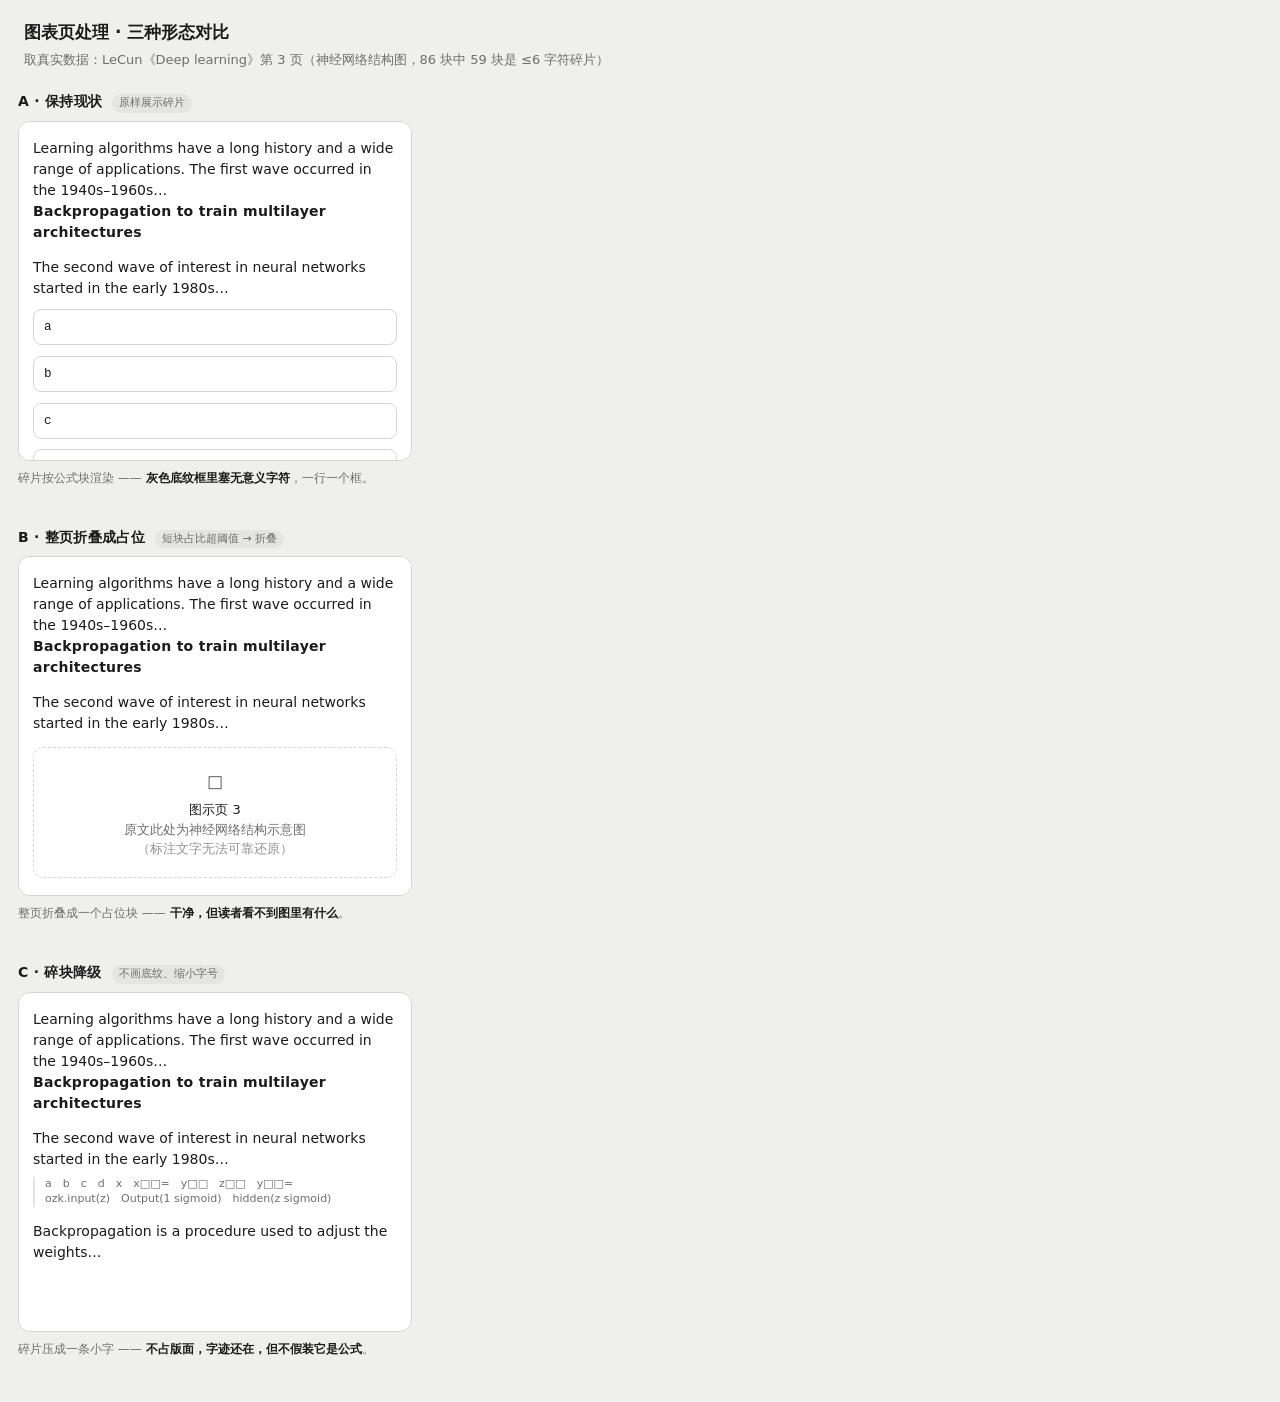
<file: design/figure-page-options.html>
<!DOCTYPE html>
<html lang="zh-CN">
<head>
<meta charset="utf-8">
<meta name="viewport" content="width=device-width, initial-scale=1">
<title>图表页处理 · 三种形态对比</title>
<style>
  :root {
    --bg: #EFEFED;
    --surface: #FFFFFF;
    --on-surface: #1B1B1B;
    --on-surface-variant: #6E6E6E;
    --outline: #D5D5D1;
    --outline-faint: #E4E4E0;
  }
  * { box-sizing: border-box; }
  body {
    margin: 0;
    background: var(--bg);
    color: var(--on-surface);
    font-family: Roboto, "Noto Sans SC", "Microsoft YaHei", system-ui, sans-serif;
    font-size: 14px;
    line-height: 1.5;
  }
  header {
    padding: 20px 24px 4px;
  }
  h1 { font-size: 17px; margin: 0 0 4px; }
  .sub { color: var(--on-surface-variant); font-size: 13px; margin: 0 0 4px; }
  .cols {
    display: flex;
    flex-direction: column;
    gap: 28px;
    padding: 14px 18px 32px;
    max-width: 430px;
  }
  .col { width: 100%; }
  .col-head {
    display: flex;
    align-items: baseline;
    gap: 10px;
    margin-bottom: 8px;
  }
  .col h2 {
    font-size: 14px;
    font-weight: 600;
    margin: 0;
    letter-spacing: 0.02em;
  }
  .col .tag {
    display: inline-block;
    font-size: 11px;
    padding: 1px 7px;
    border-radius: 999px;
    background: var(--outline-faint);
    color: var(--on-surface-variant);
  }
  .phone {
    background: var(--surface);
    border: 1px solid var(--outline);
    border-radius: 12px;
    padding: 16px 14px;
    height: 340px;
    overflow-y: auto;
  }
  .note {
    font-size: 12px;
    color: var(--on-surface-variant);
    margin-top: 8px;
  }
  .note b { color: var(--on-surface); font-weight: 600; }

  /* ---- 阅读器样式（与 app 的 styles.css 对齐） ---- */
  .reader-para {
    margin: 1em 0 0;
    white-space: pre-wrap;
  }
  .reader-para:first-child { margin-top: 0; }
  .reader-heading {
    margin: 1.6em 0 0.4em;
    font-weight: 700;
  }
  .reader-heading:first-child { margin-top: 0; }
  .reader-formula {
    font-family: ui-monospace, Menlo, Consolas, monospace;
    font-size: 0.9em;
    white-space: pre;
    overflow-x: auto;
    background: var(--surface);
    border: 1px solid var(--outline);
    border-radius: 8px;
    padding: 8px 10px;
    margin: 0.8em 0 0;
  }

  /* 形态 A：碎片原样（现状） */
  .frag { }

  /* 形态 B：整页折叠成占位 */
  .figure-page {
    border: 1px dashed var(--outline);
    border-radius: 10px;
    padding: 18px 14px;
    text-align: center;
    color: var(--on-surface-variant);
    font-size: 13px;
    margin-top: 1em;
  }
  .figure-page .icon { font-size: 20px; display: block; margin-bottom: 4px; }
  .figure-page .who { color: var(--on-surface); }

  /* 形态 C：碎块降级 */
  .reader-figure-strip {
    font-size: 11px;
    line-height: 1.35;
    color: var(--on-surface-variant);
    margin-top: 0.7em;
    padding-left: 10px;
    border-left: 2px solid var(--outline-faint);
    white-space: pre-wrap;
    word-break: break-word;
  }
</style>
</head>
<body>
<header>
  <h1>图表页处理 · 三种形态对比</h1>
  <p class="sub">取真实数据：LeCun《Deep learning》第 3 页（神经网络结构图，86 块中 59 块是 ≤6 字符碎片）</p>
</header>

<div class="cols">

  <!-- ============ A 现状 ============ -->
  <div class="col">
    <div class="col-head">
      <h2>A · 保持现状</h2>
      <span class="tag">原样展示碎片</span>
    </div>
    <div class="phone">
      <p class="reader-para">Learning algorithms have a long history and a wide range of applications. The first wave occurred in the 1940s–1960s…</p>
      <h2 class="reader-heading">Backpropagation to train multilayer architectures</h2>
      <p class="reader-para">The second wave of interest in neural networks started in the early 1980s…</p>

      <div class="frag">
        <div class="reader-formula">a</div>
        <div class="reader-formula">b</div>
        <div class="reader-formula">c</div>
        <div class="reader-formula">d</div>
        <div class="reader-formula">x</div>
        <div class="reader-formula">x□□=</div>
        <div class="reader-formula">y□□</div>
        <div class="reader-formula">z□□</div>
        <div class="reader-formula">y□□=</div>
        <div class="reader-formula">ozk.input(z)</div>
        <div class="reader-formula">Output(1 sigmoid)</div>
        <div class="reader-formula">hidden(z sigmoid)</div>
      </div>

      <p class="reader-para">Backpropagation is a procedure used to adjust the weights…</p>
    </div>
    <p class="note">碎片按公式块渲染 —— <b>灰色底纹框里塞无意义字符</b>，一行一个框。</p>
  </div>

  <!-- ============ B 整页折叠 ============ -->
  <div class="col">
    <div class="col-head">
      <h2>B · 整页折叠成占位</h2>
      <span class="tag">短块占比超阈值 → 折叠</span>
    </div>
    <div class="phone">
      <p class="reader-para">Learning algorithms have a long history and a wide range of applications. The first wave occurred in the 1940s–1960s…</p>
      <h2 class="reader-heading">Backpropagation to train multilayer architectures</h2>
      <p class="reader-para">The second wave of interest in neural networks started in the early 1980s…</p>

      <div class="figure-page">
        <span class="icon">◻</span>
        <span class="who">图示页 3</span><br>
        原文此处为神经网络结构示意图<br>
        <span style="opacity:.75">（标注文字无法可靠还原）</span>
      </div>

      <p class="reader-para">Backpropagation is a procedure used to adjust the weights…</p>
    </div>
    <p class="note">整页折叠成一个占位块 —— <b>干净，但读者看不到图里有什么</b>。</p>
  </div>

  <!-- ============ C 降级 ============ -->
  <div class="col">
    <div class="col-head">
      <h2>C · 碎块降级</h2>
      <span class="tag">不画底纹、缩小字号</span>
    </div>
    <div class="phone">
      <p class="reader-para">Learning algorithms have a long history and a wide range of applications. The first wave occurred in the 1940s–1960s…</p>
      <h2 class="reader-heading">Backpropagation to train multilayer architectures</h2>
      <p class="reader-para">The second wave of interest in neural networks started in the early 1980s…</p>

      <div class="reader-figure-strip">a　b　c　d　x　x□□=　y□□　z□□　y□□=
ozk.input(z)　Output(1 sigmoid)　hidden(z sigmoid)</div>

      <p class="reader-para">Backpropagation is a procedure used to adjust the weights…</p>
    </div>
    <p class="note">碎片压成一条小字 —— <b>不占版面，字迹还在，但不假装它是公式</b>。</p>
  </div>

</div>
</body>
</html>
</file>
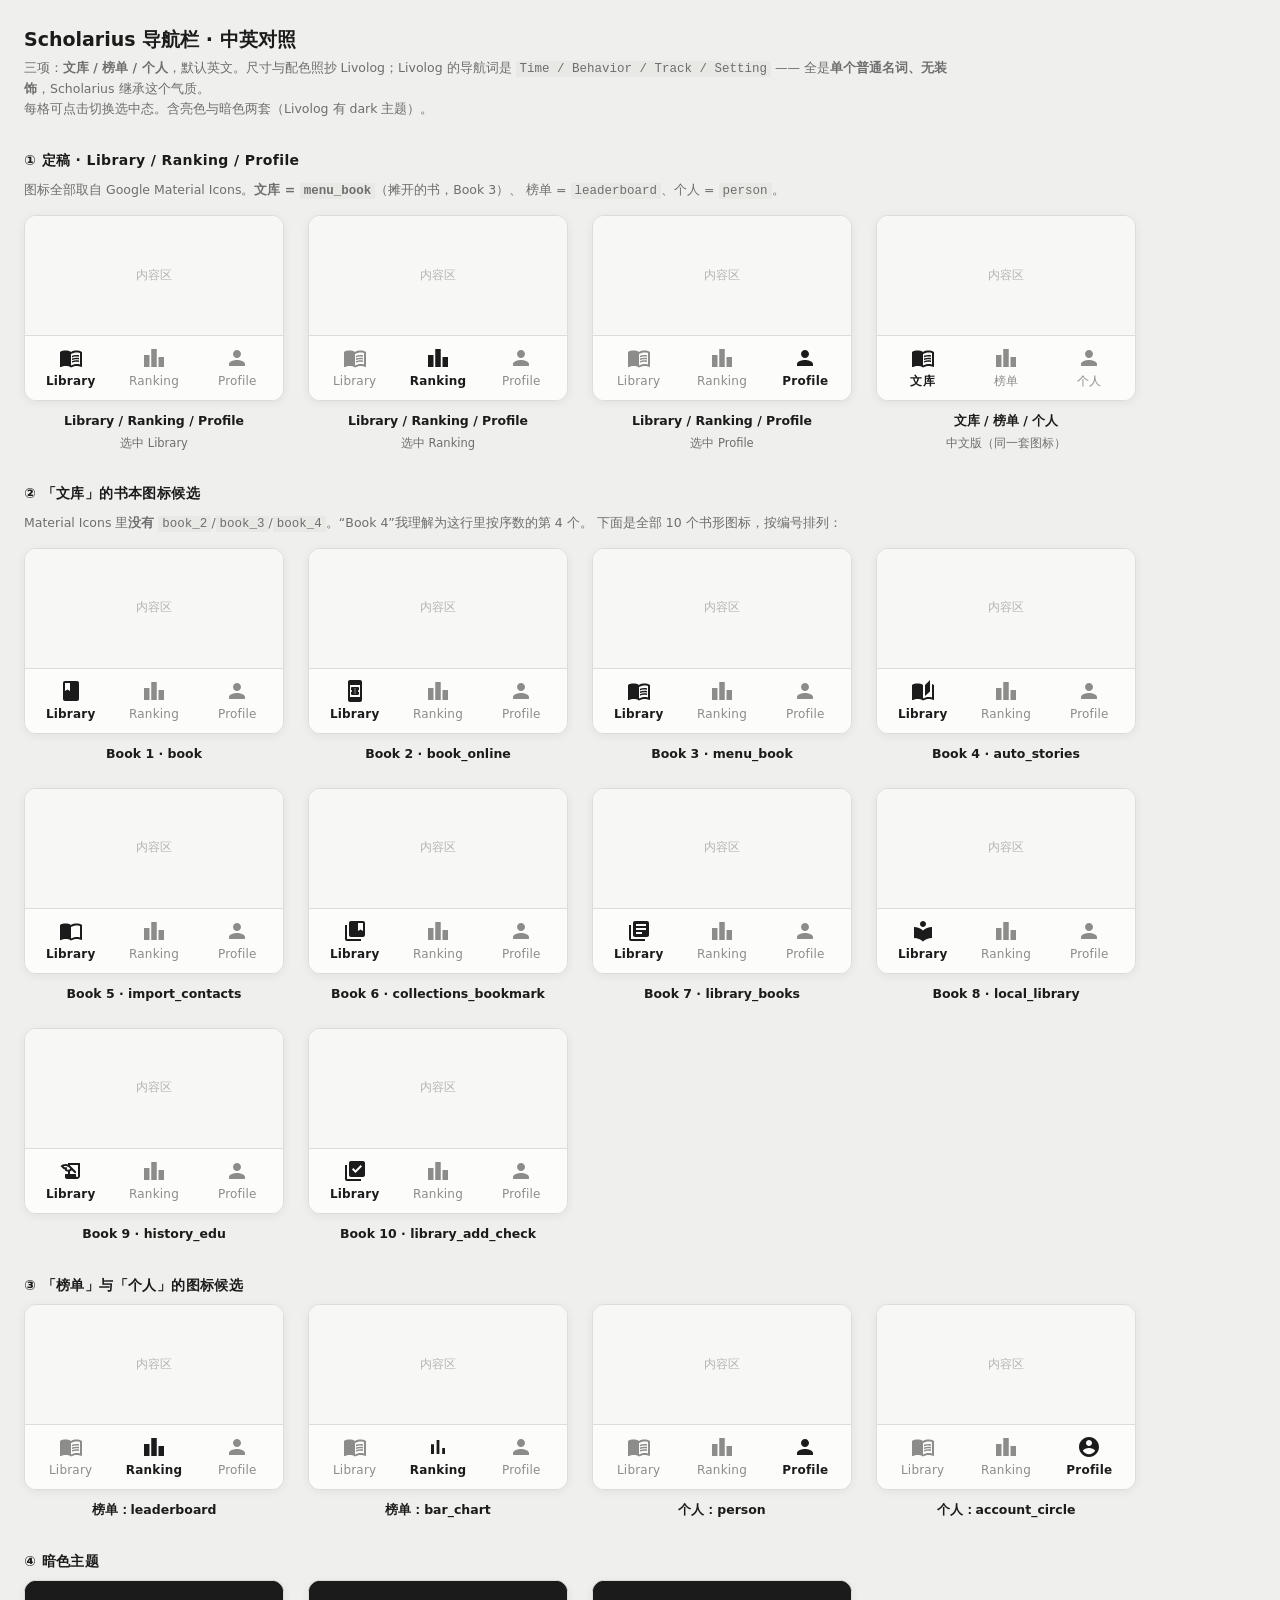
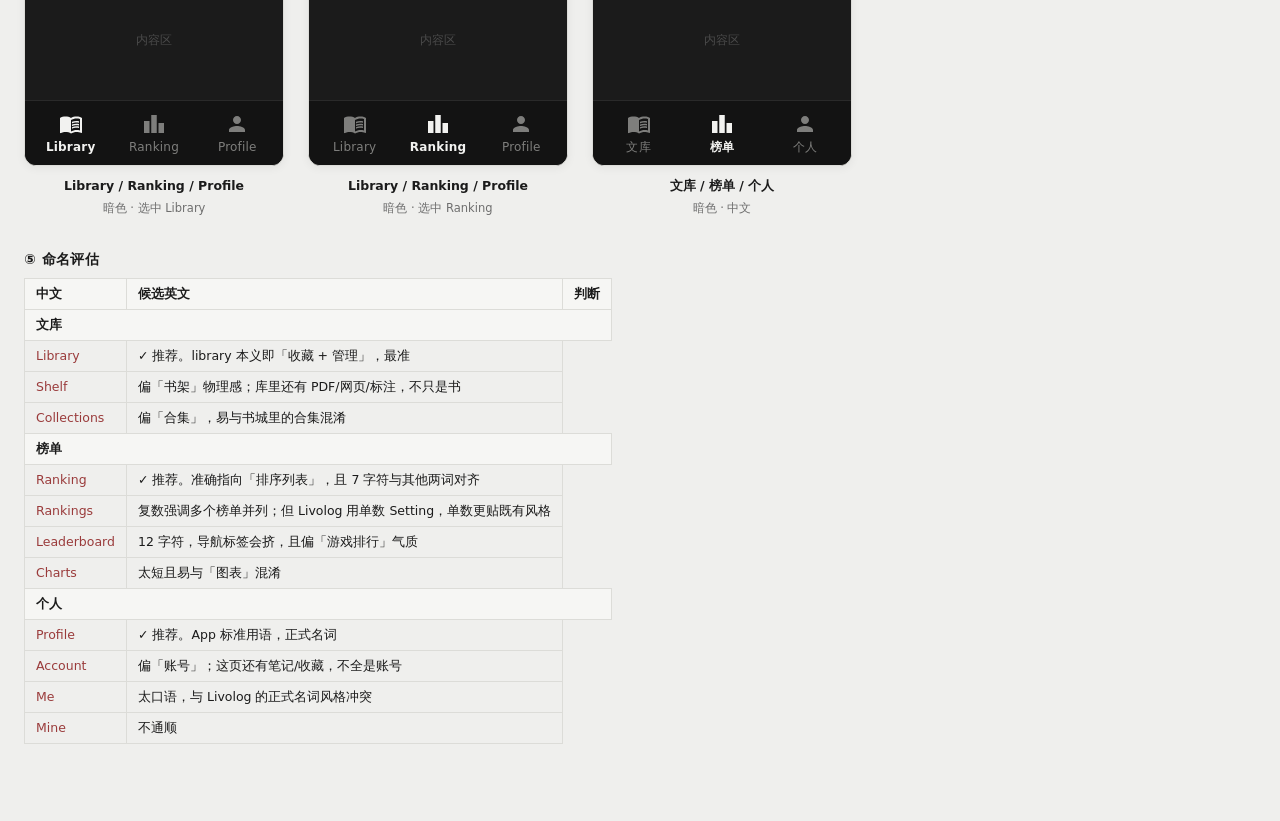
<file: design/nav-preview.html>
<!DOCTYPE html>
<html lang="zh-CN">

<head>
    <meta charset="utf-8" />
    <meta http-equiv="Cache-Control" content="no-store, no-cache, must-revalidate" />
    <title>Scholarius 导航栏 · 中英对照</title>
    <style>
        :root {
            --bg: #EFEFED; --ink: #1B1B1B; --muted: #6E6E6E; --line: #DCDCD8;
            --nav-bg: #FCFCFB; --nav-active: #1B1B1B; --nav-inactive: #8C8C8A;
        }
        * { box-sizing: border-box; }
        body {
            margin: 0; padding: 24px 24px 80px; background: var(--bg); color: var(--ink);
            font: 14px/1.6 Roboto, "Noto Sans SC", "PingFang SC", "Microsoft YaHei", system-ui, sans-serif;
        }
        h1 { margin: 0 0 4px; font-size: 19px; }
        h2 { margin: 30px 0 8px; font-size: 14px; letter-spacing: .4px; }
        p.note { margin: 0 0 14px; color: var(--muted); font-size: 12.5px; max-width: 940px; }
        code { background: #E8E8E5; padding: 1px 4px; }

        .board { display: flex; flex-wrap: wrap; gap: 24px; align-items: flex-start; }
        .cell { text-align: center; }
        .cell .name { margin-top: 10px; font-size: 12.5px; font-weight: 700; }
        .cell .sub { color: var(--muted); font-size: 11.5px; max-width: 300px; margin: 3px auto 0; }

        .phone {
            width: 260px; background: var(--nav-bg); border: 1px solid var(--line);
            border-radius: 12px; overflow: hidden; box-shadow: 0 2px 10px rgba(0,0,0,.06);
        }
        .phone .screen {
            height: 120px; background: #F7F7F5; display: grid; place-items: center;
            color: #B4B4B0; font-size: 12px; border-bottom: 1px solid var(--line);
        }
        .phone .screen.dark { background: #1B1B1B; color: #4A4A4A; border-color: #2A2A2A; }

        /* 照抄 Livolog 的 .bottom-nav 系列 */
        .bottom-nav { display: flex; align-items: stretch; background: var(--nav-bg); padding: 8px 4px; }
        .nav-item {
            flex: 1 1 0; min-width: 0;
            display: flex; flex-direction: column; align-items: center; justify-content: center;
            gap: 3px; min-height: 48px; padding: 0 2px;
            border: 0; background: transparent; color: var(--nav-inactive);
            font: inherit; cursor: pointer; outline: none;
            -webkit-tap-highlight-color: transparent;
            transition: color 160ms ease, opacity 160ms ease;
        }
        .nav-item.is-active { color: var(--nav-active); }
        .nav-item:active { opacity: .55; }
        .nav-icon { display: grid; place-items: center; }
        .nav-icon svg { display: block; width: 24px; height: 24px; fill: currentColor; }
        .nav-label {
            max-width: 100%; font-size: 12px; font-weight: 500; line-height: 16px;
            letter-spacing: .2px; white-space: nowrap; overflow: hidden; text-overflow: ellipsis;
        }
        .nav-item.is-active .nav-label { font-weight: 600; }

        .dark-theme { --nav-bg: #131313; --nav-active: #F2F2F0; --nav-inactive: #7E7E7C; }

        table { border-collapse: collapse; font-size: 12.5px; margin-top: 8px; }
        th, td { border: 1px solid var(--line); padding: 5px 11px; text-align: left; vertical-align: top; }
        th { background: #F6F6F4; font-weight: 600; }
        .pick { color: #1B7A3D; font-weight: 700; }
        .no { color: #9A3B3B; }
        .grp { background: #F6F6F4; font-weight: 600; }
    </style>
</head>

<body>
    <h1>Scholarius 导航栏 · 中英对照</h1>
    <p class="note">
        三项：<b>文库 / 榜单 / 个人</b>，默认英文。尺寸与配色照抄 Livolog；Livolog 的导航词是
        <code>Time / Behavior / Track / Setting</code> —— 全是<b>单个普通名词、无装饰</b>，Scholarius 继承这个气质。
        <br>每格可点击切换选中态。含亮色与暗色两套（Livolog 有 dark 主题）。
    </p>

    <h2>① 定稿 · Library / Ranking / Profile</h2>
    <p class="note">
        图标全部取自 Google Material Icons。<b>文库 = <code>menu_book</code></b>（摊开的书，Book 3）、
        榜单 = <code>leaderboard</code>、个人 = <code>person</code>。
    </p>
    <div class="board" id="rowRec"></div>

    <h2>② 「文库」的书本图标候选</h2>
    <p class="note">
        Material Icons 里<b>没有</b> <code>book_2</code>/<code>book_3</code>/<code>book_4</code>。“Book 4”我理解为这行里按序数的第 4 个。
        下面是全部 10 个书形图标，按编号排列：
    </p>
    <div class="board" id="rowBooks"></div>

    <h2>③ 「榜单」与「个人」的图标候选</h2>
    <div class="board" id="rowAlt"></div>

    <h2>④ 暗色主题</h2>
    <div class="board" id="rowDark"></div>

    <h2>⑤ 命名评估</h2>
    <div id="tbl"></div>

    <script>
        // 全部取自 Google Material Icons 官方仓库 google/material-design-icons
        var ICON = {
            // av/library_books —— 当前默认：前面的书 + 后面一本的边
            libraryBooks: 'M4 6H2v14c0 1.1.9 2 2 2h14v-2H4V6zm16-4H8c-1.1 0-2 .9-2 2v12c0 1.1.9 2 2 2h12c1.1 0 2-.9 2-2V4c0-1.1-.9-2-2-2zm-1 9H9V9h10v2zm-4 4H9v-2h6v2zm4-8H9V5h10v2z',
            // image/auto_stories —— 摊开的书 + 右侧竖立书脊
            autoStories: 'M19 1l-5 5v11l5-4.5V1zM1 6v14.65c0 .25.25.5.5.5.1 0 .15-.05.25-.05C3.1 20.45 5.05 20 6.5 20c1.95 0 4.05.4 5.5 1.5V6c-1.45-1.1-3.55-1.5-5.5-1.5S2.45 4.9 1 6zm22 13.5V6c-.6-.45-1.25-.75-2-1v13.5c-1.1-.35-2.3-.5-3.5-.5-1.7 0-4.15.65-5.5 1.5v2c1.35-.85 3.8-1.5 5.5-1.5 1.65 0 3.35.3 4.75 1.05.1.05.15.05.25.05.25 0 .5-.25.5-.5v-1.1z',
            // action/book —— 单本合上的书（封面有书签）
            book: 'M18 2H6c-1.1 0-2 .9-2 2v16c0 1.1.9 2 2 2h12c1.1 0 2-.9 2-2V4c0-1.1-.9-2-2-2zM6 4h5v8l-2.5-1.5L6 12V4z',
            // action/book_online —— 书 + 屏幕纹样
            bookOnline: 'M17,1H7C5.9,1,5,1.9,5,3v18c0,1.1,0.9,2,2,2h10c1.1,0,2-0.9,2-2V3C19,1.9,18.1,1,17,1z M7,18V6h10v12H7z M16,11V9.14 C16,8.51,15.55,8,15,8H9C8.45,8,8,8.51,8,9.14l0,1.96c0.55,0,1,0.45,1,1c0,0.55-0.45,1-1,1l0,1.76C8,15.49,8.45,16,9,16h6 c0.55,0,1-0.51,1-1.14V13c-0.55,0-1-0.45-1-1C15,11.45,15.45,11,16,11z M12.5,14.5h-1v-1h1V14.5z M12.5,12.5h-1v-1h1V12.5z M12.5,10.5h-1v-1h1V10.5z',
            // maps/local_library —— 人 + 开卷
            localLibrary: 'M12 11.55C9.64 9.35 6.48 8 3 8v11c3.48 0 6.64 1.35 9 3.55 2.36-2.19 5.52-3.55 9-3.55V8c-3.48 0-6.64 1.35-9 3.55zM12 8c1.66 0 3-1.34 3-3s-1.34-3-3-3-3 1.34-3 3 1.34 3 3 3z',
            // image/collections_bookmark —— 书 + 书签
            collectionsBookmark: 'M4 6H2v14c0 1.1.9 2 2 2h14v-2H4V6z|M20 2H8c-1.1 0-2 .9-2 2v12c0 1.1.9 2 2 2h12c1.1 0 2-.9 2-2V4c0-1.1-.9-2-2-2zm0 10l-2.5-1.5L15 12V4h5v8z',
            // maps/menu_book —— 摊开的书（三行文字）
            menuBook: 'M21,5c-1.11-0.35-2.33-0.5-3.5-0.5c-1.95,0-4.05,0.4-5.5,1.5c-1.45-1.1-3.55-1.5-5.5-1.5S2.45,4.9,1,6v14.65 c0,0.25,0.25,0.5,0.5,0.5c0.1,0,0.15-0.05,0.25-0.05C3.1,20.45,5.05,20,6.5,20c1.95,0,4.05,0.4,5.5,1.5c1.35-0.85,3.8-1.5,5.5-1.5 c1.65,0,3.35,0.3,4.75,1.05c0.1,0.05,0.15,0.05,0.25,0.05c0.25,0,0.5-0.25,0.5-0.5V6C22.4,5.55,21.75,5.25,21,5z M21,18.5 c-1.1-0.35-2.3-0.5-3.5-0.5c-1.7,0-4.15,0.65-5.5,1.5V8c1.35-0.85,3.8-1.5,5.5-1.5c1.2,0,2.4,0.15,3.5,0.5V18.5z|M17.5,10.5c0.88,0,1.73,0.09,2.5,0.26V9.24C19.21,9.09,18.36,9,17.5,9c-1.7,0-3.24,0.29-4.5,0.83v1.66 C14.13,10.85,15.7,10.5,17.5,10.5z|M13,12.49v1.66c1.13-0.64,2.7-0.99,4.5-0.99c0.88,0,1.73,0.09,2.5,0.26V11.9c-0.79-0.15-1.64-0.24-2.5-0.24 C15.8,11.66,14.26,11.96,13,12.49z|M17.5,14.33c-1.7,0-3.24,0.29-4.5,0.83v1.66c1.13-0.64,2.7-0.99,4.5-0.99c0.88,0,1.73,0.09,2.5,0.26v-1.52 C19.21,14.41,18.36,14.33,17.5,14.33z',
            // communication/import_contacts —— 摊开的书（简版）
            importContacts: 'M17.5,4.5c-1.95,0-4.05,0.4-5.5,1.5c-1.45-1.1-3.55-1.5-5.5-1.5S2.45,4.9,1,6v14.65c0,0.65,0.73,0.45,0.75,0.45 C3.1,20.45,5.05,20,6.5,20c1.95,0,4.05,0.4,5.5,1.5c1.35-0.85,3.8-1.5,5.5-1.5c1.65,0,3.35,0.3,4.75,1.05 C22.66,21.26,23,20.86,23,20.6V6C21.51,4.88,19.37,4.5,17.5,4.5z M21,18.5c-1.1-0.35-2.3-0.5-3.5-0.5c-1.7,0-4.15,0.65-5.5,1.5V8 c1.35-0.85,3.8-1.5,5.5-1.5c1.2,0,2.4,0.15,3.5,0.5V18.5z',
            // av/library_add —— 书 + 加号
            libraryAdd: 'M4 6H2v14c0 1.1.9 2 2 2h14v-2H4V6zm16-4H8c-1.1 0-2 .9-2 2v12c0 1.1.9 2 2 2h12c1.1 0 2-.9 2-2V4c0-1.1-.9-2-2-2zm-1 9h-4v4h-2v-4H9V9h4V5h2v4h4v2z',
            // av/library_add_check —— 书 + 勾
            libraryAddCheck: 'M20 2H8c-1.1 0-2 .9-2 2v12c0 1.1.9 2 2 2h12c1.1 0 2-.9 2-2V4c0-1.1-.9-2-2-2zm-7.53 12L9 10.5l1.4-1.41 2.07 2.08L17.6 6 19 7.41 12.47 14zM4 6H2v14c0 1.1.9 2 2 2h14v-2H4V6z',
            // action/history_edu —— 羽毛笔 + 书（学术感）
            historyEdu: 'M9,4v1.38c-0.83-0.33-1.72-0.5-2.61-0.5c-1.79,0-3.58,0.68-4.95,2.05l3.33,3.33h1.11v1.11c0.86,0.86,1.98,1.31,3.11,1.36 V15H6v3c0,1.1,0.9,2,2,2h10c1.66,0,3-1.34,3-3V4H9z M7.89,10.41V8.26H5.61L4.57,7.22C5.14,7,5.76,6.88,6.39,6.88 c1.34,0,2.59,0.52,3.54,1.46l1.41,1.41l-0.2,0.2c-0.51,0.51-1.19,0.8-1.92,0.8C8.75,10.75,8.29,10.63,7.89,10.41z M19,17 c0,0.55-0.45,1-1,1s-1-0.45-1-1v-2h-6v-2.59c0.57-0.23,1.1-0.57,1.56-1.03l0.2-0.2L15.59,14H17v-1.41l-6-5.97V6h8V17z',
            // business/leaderboard —— 三个柱（榜单专用）
            leaderboard: 'M7.5 21H2V9h5.5v12zm7.25-18h-5.5v18h5.5V3zM22 11h-5.5v10H22V11z',
            // editor/bar_chart —— 三个不同高的柱
            rankBars: 'M5 9.2h3V19H5V9.2zM10.6 5h2.8v14h-2.8V5zm5.6 8H19v6h-2.8v-6z',
            // social/person —— 个人
            person: 'M12 12c2.21 0 4-1.79 4-4s-1.79-4-4-4-4 1.79-4 4 1.79 4 4 4zm0 2c-2.67 0-8 1.34-8 4v2h16v-2c0-2.66-5.33-4-8-4z',
            // action/account_circle —— 个人（圆圈版）
            accountCircle: 'M12 2C6.48 2 2 6.48 2 12s4.48 10 10 10 10-4.48 10-10S17.52 2 12 2zm0 3c1.66 0 3 1.34 3 3s-1.34 3-3 3-3-1.34-3-3 1.34-3 3-3zm0 14.2c-2.5 0-4.71-1.28-6-3.22.03-1.99 4-3.08 6-3.08 1.99 0 5.97 1.09 6 3.08-1.29 1.94-3.5 3.22-6 3.22z'
        };

        function navHTML(items, activeIdx) {
            var h = '<nav class="bottom-nav">';
            items.forEach(function (it, i) {
                var ds = ICON[it.icon].split('|');
                var paths = '';
                ds.forEach(function (d) { paths += '<path d="' + d + '"/>'; });
                h += '<button class="nav-item' + (i === activeIdx ? ' is-active' : '') + '" type="button">' +
                    '<span class="nav-icon"><svg viewBox="0 0 24 24">' + paths + '</svg></span>' +
                    '<span class="nav-label">' + it.label + '</span></button>';
            });
            return h + '</nav>';
        }

        function cell(items, activeIdx, name, sub, dark) {
            return '<div class="cell' + (dark ? ' dark-theme' : '') + '">' +
                '<div class="phone"><div class="screen' + (dark ? ' dark' : '') + '">内容区</div>' +
                navHTML(items, activeIdx) + '</div>' +
                '<div class="name">' + name + '</div>' +
                (sub ? '<div class="sub">' + sub + '</div>' : '') + '</div>';
        }

        var REC = [
            { icon: 'menuBook', label: 'Library' },
            { icon: 'leaderboard', label: 'Ranking' },
            { icon: 'person', label: 'Profile' }
        ];
        var REC_ZH = [
            { icon: 'menuBook', label: '文库' },
            { icon: 'leaderboard', label: '榜单' },
            { icon: 'person', label: '个人' }
        ];

        document.getElementById('rowRec').innerHTML =
            cell(REC, 0, 'Library / Ranking / Profile', '选中 Library') +
            cell(REC, 1, 'Library / Ranking / Profile', '选中 Ranking') +
            cell(REC, 2, 'Library / Ranking / Profile', '选中 Profile') +
            cell(REC_ZH, 0, '文库 / 榜单 / 个人', '中文版（同一套图标）');

        // ---- 全部「书」形图标（Google Material Icons），按编号排列 ----
        var BOOKS = [
            { icon: 'book', label: 'Book 1 · book' },
            { icon: 'bookOnline', label: 'Book 2 · book_online' },
            { icon: 'menuBook', label: 'Book 3 · menu_book' },
            { icon: 'autoStories', label: 'Book 4 · auto_stories' },
            { icon: 'importContacts', label: 'Book 5 · import_contacts' },
            { icon: 'collectionsBookmark', label: 'Book 6 · collections_bookmark' },
            { icon: 'libraryBooks', label: 'Book 7 · library_books' },
            { icon: 'localLibrary', label: 'Book 8 · local_library' },
            { icon: 'historyEdu', label: 'Book 9 · history_edu' },
            { icon: 'libraryAddCheck', label: 'Book 10 · library_add_check' }
        ];
        var bookHTML = '';
        BOOKS.forEach(function (b) {
            var items = [
                { icon: b.icon, label: 'Library' },
                { icon: 'leaderboard', label: 'Ranking' },
                { icon: 'person', label: 'Profile' }
            ];
            bookHTML += cell(items, 0, b.label, '', false);
        });
        document.getElementById('rowBooks').innerHTML = bookHTML;

        // ---- 榜单 / 个人 图标候选 ----
        var RANKS = [
            { icon: 'leaderboard', label: 'leaderboard' },
            { icon: 'rankBars', label: 'bar_chart' }
        ];
        var USERS = [
            { icon: 'person', label: 'person' },
            { icon: 'accountCircle', label: 'account_circle' }
        ];
        var altHTML = '';
        RANKS.forEach(function (r) {
            altHTML += cell([{ icon: 'menuBook', label: 'Library' }, { icon: r.icon, label: 'Ranking' },
            { icon: 'person', label: 'Profile' }], 1, '榜单：' + r.label, '', false);
        });
        USERS.forEach(function (u) {
            altHTML += cell([{ icon: 'menuBook', label: 'Library' }, { icon: 'leaderboard', label: 'Ranking' },
            { icon: u.icon, label: 'Profile' }], 2, '个人：' + u.label, '', false);
        });
        document.getElementById('rowAlt').innerHTML = altHTML;

        document.getElementById('rowDark').innerHTML =
            cell(REC, 0, 'Library / Ranking / Profile', '暗色 · 选中 Library', true) +
            cell(REC, 1, 'Library / Ranking / Profile', '暗色 · 选中 Ranking', true) +
            cell(REC_ZH, 1, '文库 / 榜单 / 个人', '暗色 · 中文', true);

        var rows = [
            ['h', '中文', '候选英文', '判断'],
            ['g', '文库'],
            ['r', 'Library', '✓ 推荐。library 本义即「收藏 + 管理」，最准'],
            ['r', 'Shelf', '偏「书架」物理感；库里还有 PDF/网页/标注，不只是书'],
            ['r', 'Collections', '偏「合集」，易与书城里的合集混淆'],
            ['g', '榜单'],
            ['r', 'Ranking', '✓ 推荐。准确指向「排序列表」，且 7 字符与其他两词对齐'],
            ['r', 'Rankings', '复数强调多个榜单并列；但 Livolog 用单数 Setting，单数更贴既有风格'],
            ['r', 'Leaderboard', '12 字符，导航标签会挤，且偏「游戏排行」气质'],
            ['r', 'Charts', '太短且易与「图表」混淆'],
            ['g', '个人'],
            ['r', 'Profile', '✓ 推荐。App 标准用语，正式名词'],
            ['r', 'Account', '偏「账号」；这页还有笔记/收藏，不全是账号'],
            ['r', 'Me', '太口语，与 Livolog 的正式名词风格冲突'],
            ['r', 'Mine', '不通顺']
        ];
        var t = '<table>';
        rows.forEach(function (r) {
            if (r[0] === 'h') {
                t += '<tr><th>' + r[1] + '</th><th>' + r[2] + '</th><th>' + r[3] + '</th></tr>';
            } else if (r[0] === 'g') {
                t += '<tr><td colspan="3" class="grp">' + r[1] + '</td></tr>';
            } else {
                var cls = r[1].indexOf('✓') === 0 ? ' class="pick"' : ' class="no"';
                t += '<tr><td' + cls + '>' + r[1] + '</td><td>' + r[2] + '</td></tr>';
            }
        });
        document.getElementById('tbl').innerHTML = t + '</table>';

        document.addEventListener('click', function (e) {
            var b = e.target.closest('.nav-item');
            if (!b) return;
            var nav = b.parentElement;
            Array.prototype.forEach.call(nav.children, function (x) {
                x.classList.toggle('is-active', x === b);
            });
        });
    </script>
</body>

</html>
</file>
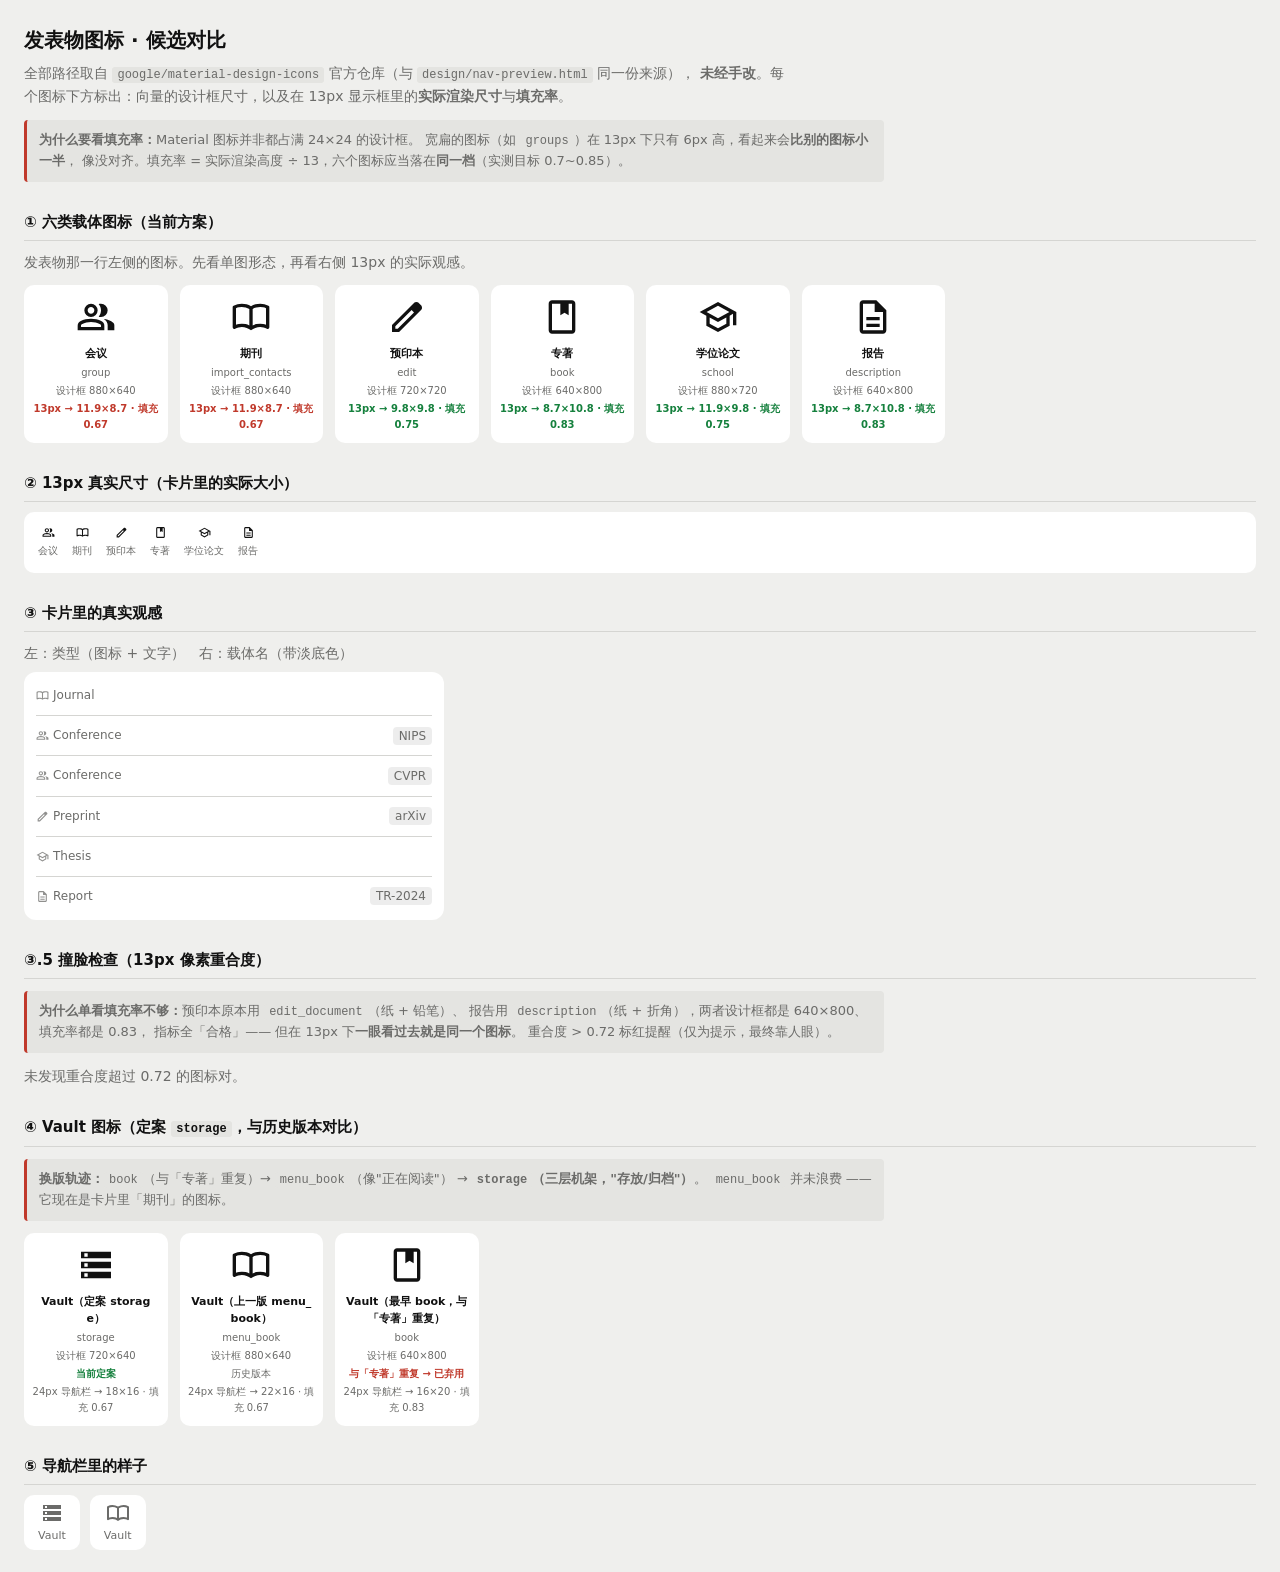
<file: design/venue-icons.html>
<!DOCTYPE html>
<html lang="zh-CN">

<head>
    <meta charset="utf-8">
    <meta name="viewport" content="width=device-width, initial-scale=1">
    <title>Scholarius 发表物图标 · 候选对比</title>
    <style>
        :root {
            --bg: #EFEFED;
            --surface: #FFFFFF;
            --surface-raised: #E4E4E1;
            --on-surface: #111111;
            --on-surface-variant: #6B6B69;
            --outline: #D5D5D2;
        }

        * {
            box-sizing: border-box;
        }

        body {
            margin: 0;
            padding: 24px;
            background: var(--bg);
            color: var(--on-surface);
            font: 14px/1.6 system-ui, -apple-system, "Segoe UI", sans-serif;
        }

        h1 {
            font-size: 20px;
            margin: 0 0 6px;
        }

        h2 {
            font-size: 15px;
            margin: 28px 0 10px;
            padding-bottom: 6px;
            border-bottom: 1px solid var(--outline);
        }

        .lead {
            color: var(--on-surface-variant);
            margin: 0 0 8px;
            max-width: 760px;
        }

        .note {
            font-size: 13px;
            color: var(--on-surface-variant);
            background: var(--surface-raised);
            border-left: 3px solid #C0392B;
            padding: 10px 12px;
            border-radius: 4px;
            margin: 12px 0;
            max-width: 860px;
        }

        /* ---- 图标墙：按 24px 网格展示，看单图形态 ---- */
        .wall {
            display: grid;
            grid-template-columns: repeat(auto-fill, minmax(132px, 1fr));
            gap: 12px;
            margin: 12px 0 4px;
        }

        .tile {
            background: var(--surface);
            border-radius: 10px;
            padding: 12px 8px 10px;
            text-align: center;
        }

        .tile svg {
            width: 40px;
            height: 40px;
            fill: var(--on-surface);
            display: block;
            margin: 0 auto 8px;
        }

        .tile .name {
            font-size: 11px;
            font-weight: 600;
            word-break: break-all;
        }

        .tile .size {
            font-size: 10px;
            color: var(--on-surface-variant);
            margin-top: 2px;
        }

        .tile .bad {
            color: #C0392B;
            font-weight: 700;
        }

        .tile .ok {
            color: #15803D;
            font-weight: 700;
        }

        .swatch {
            display: inline-block;
            width: 10px;
            height: 10px;
            border-radius: 2px;
            margin-right: 4px;
            vertical-align: -1px;
        }

        /* ---- 真实卡片预览 ---- */
        .cards {
            background: var(--surface);
            border-radius: 12px;
            padding: 4px 12px;
            max-width: 420px;
        }

        .rowline {
            display: flex;
            align-items: center;
            justify-content: space-between;
            gap: 8px;
            padding: 10px 0;
            border-bottom: 1px solid var(--outline);
        }

        .rowline:last-child {
            border-bottom: 0;
        }

        .rowline .left {
            display: inline-flex;
            align-items: center;
            gap: 4px;
            color: var(--on-surface-variant);
            font-size: 12px;
            white-space: nowrap;
        }

        .rowline .left svg {
            width: 13px;
            height: 13px;
            fill: currentColor;
            opacity: 0.75;
        }

        .pill {
            font-size: 12px;
            color: var(--on-surface-variant);
            background: color-mix(in srgb, currentColor 12%, transparent);
            padding: 0 6px;
            border-radius: 4px;
            line-height: 1.5;
        }

        /* ---- 小尺寸（13px）逐像素检查 ---- */
        .tiny {
            display: flex;
            flex-wrap: wrap;
            gap: 14px;
            align-items: center;
            background: var(--surface);
            border-radius: 10px;
            padding: 14px;
        }

        .tiny figure {
            margin: 0;
            text-align: center;
        }

        .tiny svg {
            width: 13px;
            height: 13px;
            fill: var(--on-surface);
            display: block;
            margin: 0 auto 4px;
        }

        .tiny figcaption {
            font-size: 10px;
            color: var(--on-surface-variant);
        }

        code {
            background: var(--surface-raised);
            border-radius: 3px;
            padding: 1px 5px;
            font-size: 12px;
        }

        .navdemo {
            display: inline-flex;
            flex-direction: column;
            align-items: center;
            gap: 2px;
            padding: 6px 14px;
            background: var(--surface);
            border-radius: 10px;
            margin-right: 10px;
        }

        .navdemo svg {
            width: 24px;
            height: 24px;
            fill: var(--on-surface-variant);
        }

        .navdemo span {
            font-size: 11px;
            color: var(--on-surface-variant);
        }

        /* ---- 撞脸检查 ---- */
        .faceoff-row {
            display: flex;
            align-items: center;
            gap: 10px;
            background: var(--surface);
            border-radius: 8px;
            padding: 8px 12px;
            margin-bottom: 6px;
            max-width: 520px;
        }

        .faceoff-row svg {
            width: 18px;
            height: 18px;
            fill: var(--on-surface);
            flex: 0 0 auto;
        }

        .fo-name {
            font-size: 12px;
            color: var(--on-surface);
            flex: 1 1 auto;
        }

        .fo-score {
            font-size: 11px;
            font-weight: 700;
            flex: 0 0 auto;
        }

        .fo-score.bad {
            color: #C0392B;
        }

        .fo-score.ok {
            color: var(--on-surface-variant);
            font-weight: 400;
        }
    </style>
</head>

<body>
    <h1>发表物图标 · 候选对比</h1>
    <p class="lead">
        全部路径取自 <code>google/material-design-icons</code> 官方仓库（与 <code>design/nav-preview.html</code> 同一份来源），
        <b>未经手改</b>。每个图标下方标出：向量的设计框尺寸，以及在 13px 显示框里的<b>实际渲染尺寸</b>与<b>填充率</b>。
    </p>

    <div class="note">
        <b>为什么要看填充率：</b>Material 图标并非都占满 24×24 的设计框。
        宽扁的图标（如 <code>groups</code>）在 13px 下只有 6px 高，看起来会<b>比别的图标小一半</b>，
        像没对齐。填充率 = 实际渲染高度 ÷ 13，六个图标应当落在<b>同一档</b>（实测目标 0.7~0.85）。
    </div>

    <h2>① 六类载体图标（当前方案）</h2>
    <p class="lead">发表物那一行左侧的图标。先看单图形态，再看右侧 13px 的实际观感。</p>
    <div class="wall" id="wallVenue"></div>

    <h2>② 13px 真实尺寸（卡片里的实际大小）</h2>
    <div class="tiny" id="tinyVenue"></div>

    <h2>③ 卡片里的真实观感</h2>
    <p class="lead">左：类型（图标 + 文字）　右：载体名（带淡底色）</p>
    <div class="cards" id="cardDemo"></div>

    <h2>③.5 撞脸检查（13px 像素重合度）</h2>
    <div class="note">
        <b>为什么单看填充率不够：</b>预印本原本用 <code>edit_document</code>（纸 + 铅笔）、
        报告用 <code>description</code>（纸 + 折角），两者设计框都是 640×800、填充率都是 0.83，
        指标全「合格」—— 但在 13px 下<b>一眼看过去就是同一个图标</b>。
        重合度 &gt; 0.72 标红提醒（仅为提示，最终靠人眼）。
    </div>
    <div id="faceoff"></div>

    <h2>④ Vault 图标（定案 <code>storage</code>，与历史版本对比）</h2>
    <div class="note">
        <b>换版轨迹：</b><code>book</code>（与「专著」重复）→ <code>menu_book</code>（像"正在阅读"）
        → <b><code>storage</code>（三层机架，"存放/归档"）</b>。
        <code>menu_book</code> 并未浪费 —— 它现在是卡片里「期刊」的图标。
    </div>
    <div class="wall" id="wallVault"></div>

    <h2>⑤ 导航栏里的样子</h2>
    <div id="navDemo"></div>

    <script src="../app/src/main/assets/www/components.js"></script>
    <script>
        /*
          ════════════════════════════════════════════════════════════
          图标路径

          ⚠️⚠️ **不再在本页维护路径副本**。

             原先这里有一份手抄的 ICON 表，结果改了组件里的图标、
             忘了改这里，两边长期不一致（`school` 一条就是例子：
             组件里写错、本页也写错，互相「印证」，谁也没发现）。

             现在**直接加载 `components.js`**，用它的 `ScholariusUI.icon()`
             和真实的 viewBox 表渲染。这样预览页永远是当前实现的样子，
             不存在「预览和实际不符」。

          ⚠️ 代价：本页必须用 **http 服务**打开（file:// 下 script 跨目录
             可能被拦）。用仓库里的预览脚本起服务，不要直接双击。
          ════════════════════════════════════════════════════════════
        */
        var UI = window.ScholariusUI;

        // 图标元信息：中文名、官方图标名、viewBox 体系
        /*
          ⚠️ vb 必须**如实标注**，不能凭印象写。

             本页六类载体与 Vault 一样，**全部是 960 体系**
             （Material Symbols 原生：viewBox `0 -960 960 960`）。
             这一点和本文件的历史版本相反 —— 旧版本是 24 体系，
             后来为了与导航栏一致，整批换成了 Symbols。

             实测踩过：co_present 这条路径曾是从卡片代码里抄的
             （那时是 24 体系），但标注写成 '960'，度量时除以 960，
             得到「13px → 0.9×0.7」这种明显错误的数据。
             标注错了，整列数字就都不可信。
        */
        var INFO = {
            venueConference: { zh: '会议', off: 'group', vb: '960' },
            venueJournal: { zh: '期刊', off: 'import_contacts', vb: '960' },
            venuePreprint: { zh: '预印本', off: 'edit', vb: '960' },
            venueBook: { zh: '专著', off: 'book', vb: '960' },
            venueThesis: { zh: '学位论文', off: 'school', vb: '960' },
            venueReport: { zh: '报告', off: 'description', vb: '960' },

            /*
              Vault 图标已定案为 **`storage`**（三层机架），
              换版轨迹：`book` → `menu_book` → `storage`。

              ⚠️ `storage` 与 `menu_book` 都**不在** components.js 的
                 ICON_PATHS 里 —— 导航图标是内联在 index.html 的
                 （用双份 outline/fill，结构与 icon() 不同）。
                 所以下面两条用 `inline` 字段直接写明路径，
                 路径必须与 index.html 保持逐字一致。

              ⚠️ menu_book 退役后并没浪费：它现在是卡片里「期刊」的图标
                 （venueJournal），所以这里仍能借它对照。
            */
            vaultNew: {
                zh: 'Vault（定案 storage）', off: 'storage', vb: '960',
                inline: 'M120-160v-160h720v160H120Zm80-40h80v-80h-80v80Zm-80-440v-160h720v160H120Zm80-40h80v-80h-80v80Zm-80 280v-160h720v160H120Zm80-40h80v-80h-80v80Z'
            },
            vaultPrev: { zh: 'Vault（上一版 menu_book）', off: 'menu_book', vb: '960', alias: 'venueJournal' },
            vaultOld: { zh: 'Vault（最早 book，与「专著」重复）', off: 'book', vb: '960', alias: 'venueBook', dup: true }
        };

        function svgFor(key, cls) {
            var info = INFO[key] || {};
            // inline：路径直接写在本文件里（Vault 导航图标不在 ICON_PATHS 中）
            // alias ：借另一个图标名去 components.js 里取路径
            var markup;
            if (info.inline) {
                markup = '<svg viewBox="0 -960 960 960" aria-hidden="true" focusable="false">' +
                    '<path d="' + info.inline + '"/></svg>';
            } else {
                markup = UI.icon(info.alias || key);
            }
            if (!markup) { return ''; }
            if (cls) {
                markup = markup.replace('<svg', '<svg class="' + cls + '"');
            }
            return markup;
        }

        /*
          量出图标在 960 设计框里的实际占用尺寸。

          ⚠️ getBBox() 返回的是**用户坐标系**下的边界，与 CSS 尺寸无关，
             所以要先按 viewBox 归一化：bbox / 960 * 显示尺寸。
             （本页全是 960 体系；若将来混入 24 体系的图标，
               必须按 INFO[key].vb 分别取除数，否则数字不可比。）
        */
        function measure(key, displayPx) {
            var host = document.createElement('div');
            host.style.cssText = 'position:fixed;left:-9999px;top:0;';
            host.innerHTML = svgFor(key);
            document.body.appendChild(host);
            var path = host.querySelector('path');
            var info = INFO[key] || {};
            var unit = info.vb === '24' ? 24 : 960;
            var bb = null;
            try { bb = path.getBBox(); } catch (e) { }
            host.remove();
            if (!bb || !bb.width) return null;
            var k = displayPx / unit;
            return {
                design: Math.round(bb.width) + '×' + Math.round(bb.height),
                w: +(bb.width * k).toFixed(1),
                h: +(bb.height * k).toFixed(1),
                fill: +(bb.height * k / displayPx).toFixed(2)
            };
        }

        // ---- ③.5 撞脸检查：13px 像素重合度 ----
        /*
          ⚠️ 为什么单看「填充率」不够：

             预印本原本用 `edit_document`（纸 + 铅笔），报告用 `description`
             （纸 + 折角），两者设计框都是 **640×800**、填充率都是 0.83 ——
             按旧指标都「合格」，但在 13px 下**一眼看过去就是同一个图标**。

             用户在真实屏幕上发现了这个问题。**指标合格 ≠ 人能分辨。**

          下面把每个图标按 13px 渲染成位图，两两算 IoU（交并比）。
          超过阈值就标红 —— 这只是**提示**，不是判决，最终还得靠人眼。
        */
        var FACEOFF_THRESHOLD = 0.72;

        function rasterize(key, px) {
            var markup = svgFor(key);
            if (!markup) { return Promise.resolve(null); }
            var c = document.createElement('canvas');
            c.width = px;
            c.height = px;
            var ctx = c.getContext('2d');
            var img = new Image();
            return new Promise(function (resolve) {
                img.onload = function () {
                    ctx.drawImage(img, 0, 0, px, px);
                    resolve(ctx.getImageData(0, 0, px, px).data);
                };
                img.onerror = function () { resolve(null); };
                img.src = 'data:image/svg+xml;charset=utf-8,' +
                    encodeURIComponent(markup);
            });
        }

        function iou(a, b) {
            if (!a || !b) { return -1; }
            var inter = 0;
            var union = 0;
            for (var i = 3; i < a.length; i += 4) {
                var pa = a[i] > 40;
                var pb = b[i] > 40;
                if (pa && pb) { inter++; }
                if (pa || pb) { union++; }
            }
            return union ? inter / union : -1;
        }

        function buildFaceoff() {
            var host = document.getElementById('faceoff');
            if (!host) { return; }
            var PX = 13;
            var rasters = {};
            var chain = Promise.resolve();
            VENUE_KEYS.forEach(function (k) {
                chain = chain.then(function () {
                    return rasterize(k, PX).then(function (d) { rasters[k] = d; });
                });
            });
            chain.then(function () {
                var found = false;
                for (var i = 0; i < VENUE_KEYS.length; i++) {
                    for (var j = i + 1; j < VENUE_KEYS.length; j++) {
                        var a = VENUE_KEYS[i];
                        var b = VENUE_KEYS[j];
                        var s = iou(rasters[a], rasters[b]);
                        if (s < 0) { continue; }
                        var bad = s > FACEOFF_THRESHOLD;
                        if (bad) { found = true; }
                        var row = document.createElement('div');
                        row.className = 'faceoff-row';
                        row.innerHTML = svgFor(a) + svgFor(b) +
                            '<span class="fo-name">' + INFO[a].zh + ' / ' + INFO[b].zh +
                            '</span>' +
                            '<span class="fo-score ' + (bad ? 'bad' : 'ok') + '">' +
                            s.toFixed(2) + (bad ? ' ← 撞脸' : '') + '</span>';
                        host.appendChild(row);
                    }
                }
                if (!found) {
                    var p = document.createElement('p');
                    p.className = 'lead';
                    p.textContent = '未发现重合度超过 ' + FACEOFF_THRESHOLD +
                        ' 的图标对。';
                    host.appendChild(p);
                }
            });
        }

        // ---- ① 图标墙 ----
        var VENUE_KEYS = ['venueConference', 'venueJournal', 'venuePreprint',
            'venueBook', 'venueThesis', 'venueReport'];
        var wall = document.getElementById('wallVenue');
        VENUE_KEYS.forEach(function (k) {
            // ⚠️ 一律按 **13px**（卡片里的真实显示尺寸）度量，
            //    这样载体墙与 Vault 墙的口径一致，可以横向比较。
            var m = measure(k, 13);
            var good = m && m.fill >= 0.68;
            var t = document.createElement('div');
            t.className = 'tile';
            t.innerHTML = svgFor(k) +
                '<div class="name">' + INFO[k].zh + '</div>' +
                '<div class="size">' + INFO[k].off + '</div>' +
                '<div class="size">设计框 ' + (m ? m.design : '?') + '</div>' +
                '<div class="size ' + (good ? 'ok' : 'bad') + '">' +
                (m ? '13px → ' + m.w + '×' + m.h + ' · 填充 ' + m.fill : '度量失败') +
                '</div>';
            wall.appendChild(t);
        });

        // ---- ② 13px 真实尺寸 ----
        var tiny = document.getElementById('tinyVenue');
        VENUE_KEYS.forEach(function (k) {
            var f = document.createElement('figure');
            f.innerHTML = svgFor(k) + '<figcaption>' + INFO[k].zh + '</figcaption>';
            tiny.appendChild(f);
        });

        // ---- ③ 卡片观感 ----
        var rows = [
            { type: 'venueJournal', label: 'Journal', short: '' },
            { type: 'venueConference', label: 'Conference', short: 'NIPS' },
            { type: 'venueConference', label: 'Conference', short: 'CVPR' },
            { type: 'venuePreprint', label: 'Preprint', short: 'arXiv' },
            { type: 'venueThesis', label: 'Thesis', short: '' },
            { type: 'venueReport', label: 'Report', short: 'TR-2024' }
        ];
        var cd = document.getElementById('cardDemo');
        rows.forEach(function (r) {
            var el = document.createElement('div');
            el.className = 'rowline';
            el.innerHTML = '<span class="left">' + svgFor(r.type) +
                '<span>' + r.label + '</span></span>' +
                (r.short ? '<span class="pill">' + r.short + '</span>' : '');
            cd.appendChild(el);
        });

        // ---- ④ Vault 图标：定案 vs 历史版本 ----
        /*
          ⚠️ Vault 图标**已定案为 `storage`**（三层机架）。

             换版轨迹：`book` → `menu_book` → `storage`。
               · `book`      与卡片「专著」完全相同 → 混淆。
               · `menu_book` 不重复了，但「翻开的书」读起来像
                 "正在阅读"，不像"库房"。
               · `storage`   三层抽屉/机架，语义直指「存放、归档」。

             注意 `book` / `menu_book` 都没浪费：
               · `book`      现在是卡片里「专著」的图标。
               · `menu_book` 现在是卡片里「期刊」的图标。
        */
        var VAULT_KEYS = ['vaultNew', 'vaultPrev', 'vaultOld'];
        var wallV = document.getElementById('wallVault');
        VAULT_KEYS.forEach(function (k) {
            var m13 = measure(k, 13);
            var m24 = measure(k, 24);
            var t = document.createElement('div');
            t.className = 'tile';
            t.innerHTML = svgFor(k) +
                '<div class="name">' + INFO[k].zh + '</div>' +
                '<div class="size">' + INFO[k].off + '</div>' +
                '<div class="size">设计框 ' + (m13 ? m13.design : '?') + '</div>' +
                (INFO[k].dup
                    ? '<div class="size bad">与「专著」重复 → 已弃用</div>'
                    : (k === 'vaultNew'
                        ? '<div class="size ok">当前定案</div>'
                        : '<div class="size">历史版本</div>')) +
                '<div class="size">24px 导航栏 → ' + (m24 ? m24.w + '×' + m24.h : '?') +
                ' · 填充 ' + (m24 ? m24.fill : '?') + '</div>';
            wallV.appendChild(t);
        });

        var VAULT_KEYS_FOR_NAV = ['vaultNew', 'vaultPrev'];

        // ---- ⑤ 导航栏预览 ----
        var nav = document.getElementById('navDemo');
        VAULT_KEYS_FOR_NAV.forEach(function (k) {
            var wrap = document.createElement('span');
            wrap.className = 'navdemo';
            wrap.innerHTML = svgFor(k) + '<span>Vault</span>';
            nav.appendChild(wrap);
        });

        // ---- 跑撞脸检查（异步，位图渲染要等 img.onload）----
        buildFaceoff();
    </script>
</body>

</html>
</file>
